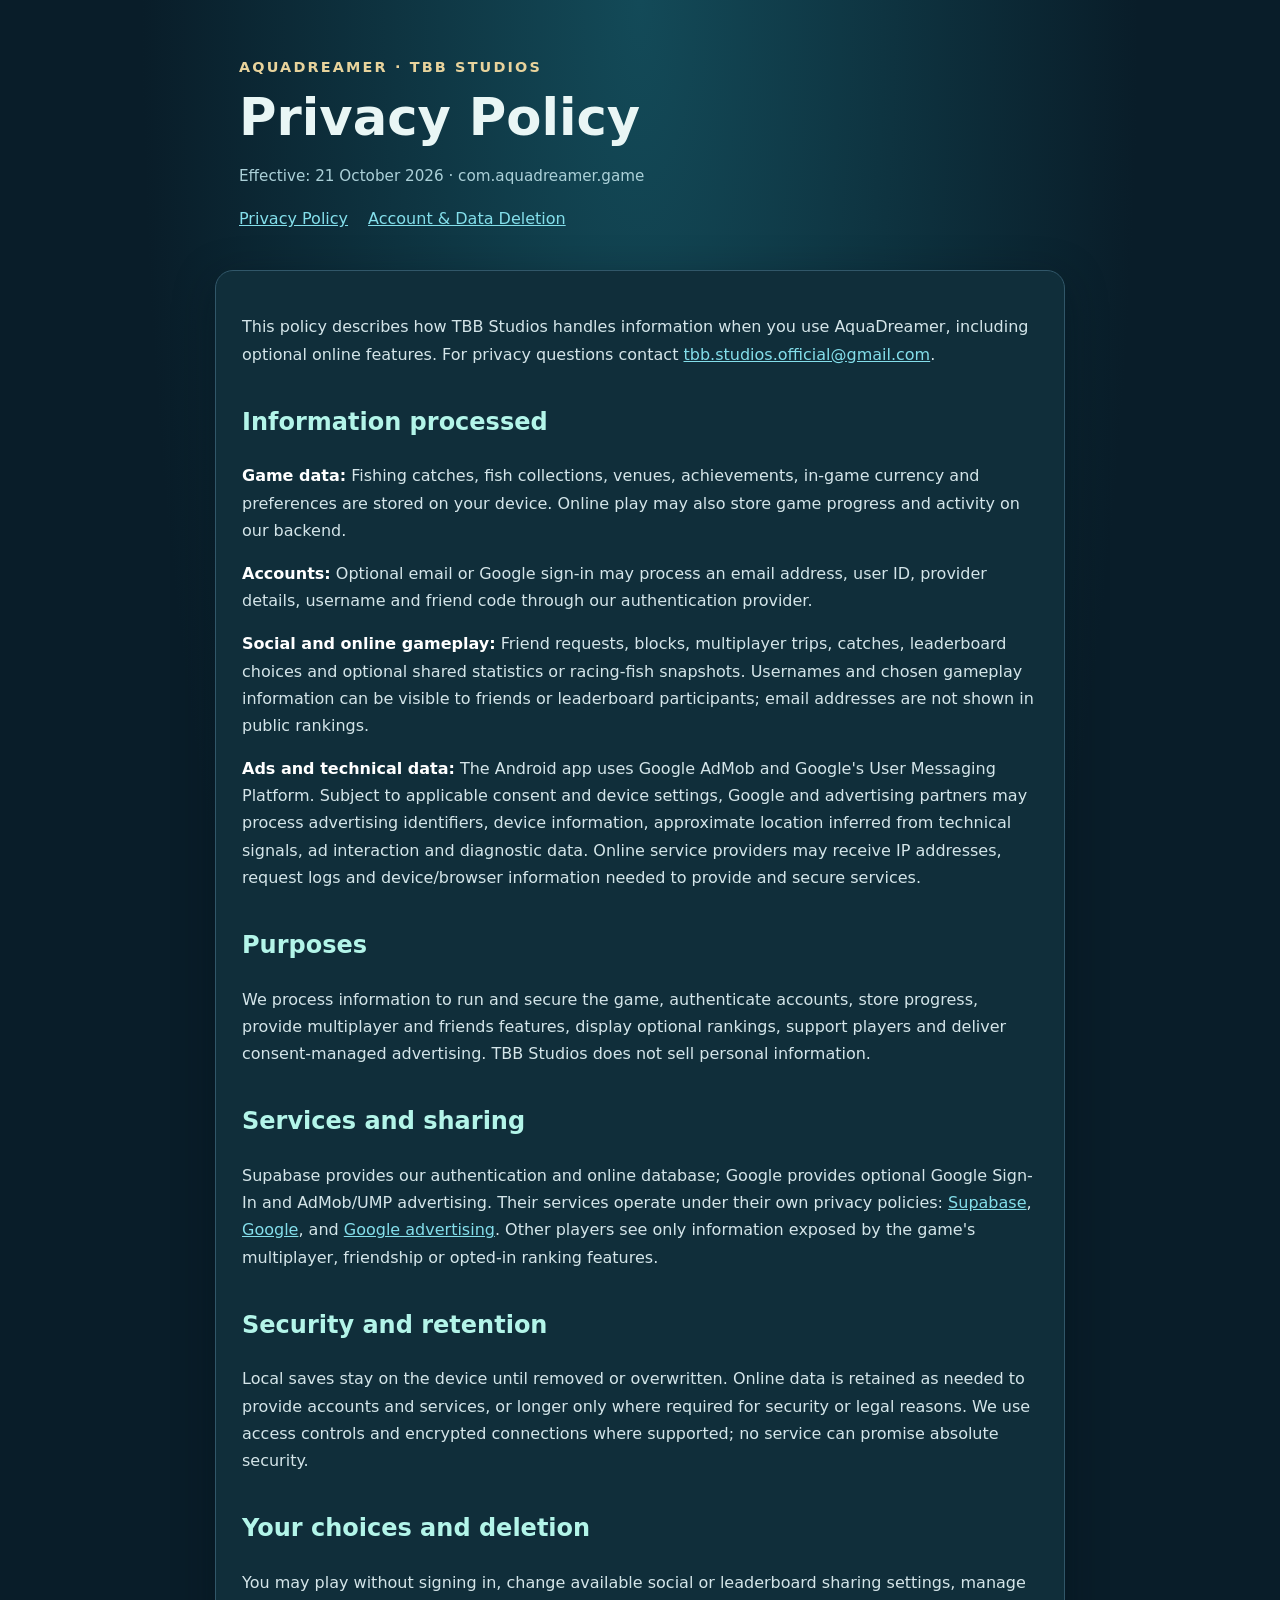
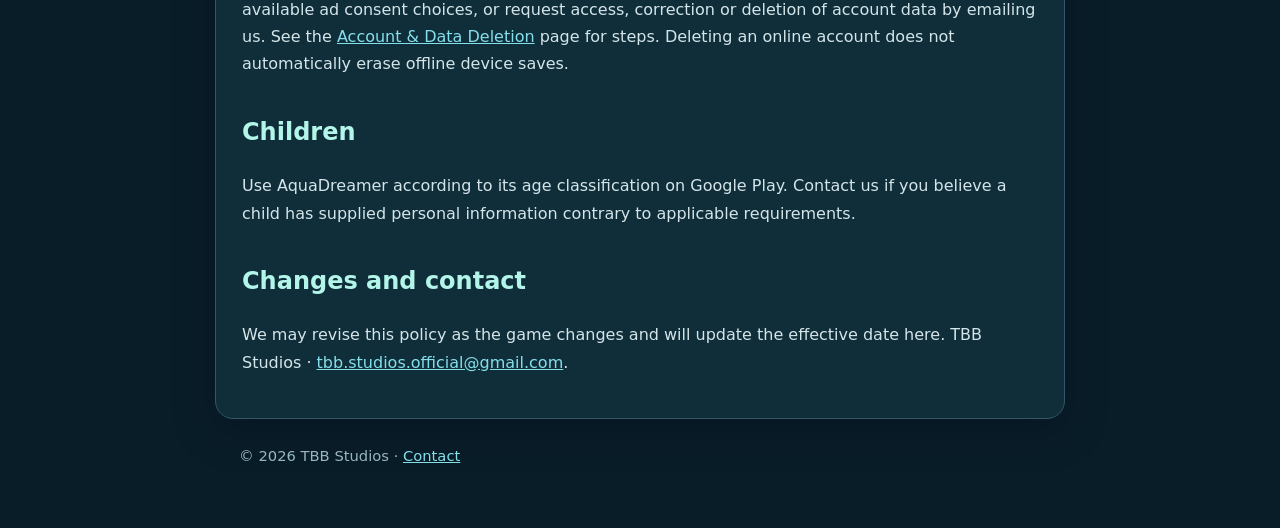
<file: index.html>
<!DOCTYPE html><html lang="en"><head><meta charset="utf-8"><meta name="viewport" content="width=device-width,initial-scale=1"><title>AquaDreamer — Privacy Policy</title><link rel="stylesheet" href="style.css"></head><body><header><div class="brand">AquaDreamer · TBB Studios</div><h1>Privacy Policy</h1><p class="small">Effective: 21 October 2026 · com.aquadreamer.game</p><nav><a href="./">Privacy Policy</a><a href="delete-account.html">Account &amp; Data Deletion</a></nav></header><main class="card"><p>This policy describes how TBB Studios handles information when you use AquaDreamer, including optional online features. For privacy questions contact <a href="mailto:tbb.studios.official@gmail.com">tbb.studios.official@gmail.com</a>.</p><h2>Information processed</h2><p><strong>Game data:</strong> Fishing catches, fish collections, venues, achievements, in-game currency and preferences are stored on your device. Online play may also store game progress and activity on our backend.</p><p><strong>Accounts:</strong> Optional email or Google sign-in may process an email address, user ID, provider details, username and friend code through our authentication provider.</p><p><strong>Social and online gameplay:</strong> Friend requests, blocks, multiplayer trips, catches, leaderboard choices and optional shared statistics or racing-fish snapshots. Usernames and chosen gameplay information can be visible to friends or leaderboard participants; email addresses are not shown in public rankings.</p><p><strong>Ads and technical data:</strong> The Android app uses Google AdMob and Google's User Messaging Platform. Subject to applicable consent and device settings, Google and advertising partners may process advertising identifiers, device information, approximate location inferred from technical signals, ad interaction and diagnostic data. Online service providers may receive IP addresses, request logs and device/browser information needed to provide and secure services.</p><h2>Purposes</h2><p>We process information to run and secure the game, authenticate accounts, store progress, provide multiplayer and friends features, display optional rankings, support players and deliver consent-managed advertising. TBB Studios does not sell personal information.</p><h2>Services and sharing</h2><p>Supabase provides our authentication and online database; Google provides optional Google Sign-In and AdMob/UMP advertising. Their services operate under their own privacy policies: <a href="https://supabase.com/privacy">Supabase</a>, <a href="https://policies.google.com/privacy">Google</a>, and <a href="https://policies.google.com/technologies/ads">Google advertising</a>. Other players see only information exposed by the game's multiplayer, friendship or opted-in ranking features.</p><h2>Security and retention</h2><p>Local saves stay on the device until removed or overwritten. Online data is retained as needed to provide accounts and services, or longer only where required for security or legal reasons. We use access controls and encrypted connections where supported; no service can promise absolute security.</p><h2>Your choices and deletion</h2><p>You may play without signing in, change available social or leaderboard sharing settings, manage available ad consent choices, or request access, correction or deletion of account data by emailing us. See the <a href="delete-account.html">Account &amp; Data Deletion</a> page for steps. Deleting an online account does not automatically erase offline device saves.</p><h2>Children</h2><p>Use AquaDreamer according to its age classification on Google Play. Contact us if you believe a child has supplied personal information contrary to applicable requirements.</p><h2>Changes and contact</h2><p>We may revise this policy as the game changes and will update the effective date here. TBB Studios · <a href="mailto:tbb.studios.official@gmail.com">tbb.studios.official@gmail.com</a>.</p></main><footer>© 2026 TBB Studios · <a href="mailto:tbb.studios.official@gmail.com">Contact</a></footer></body></html>
</file>
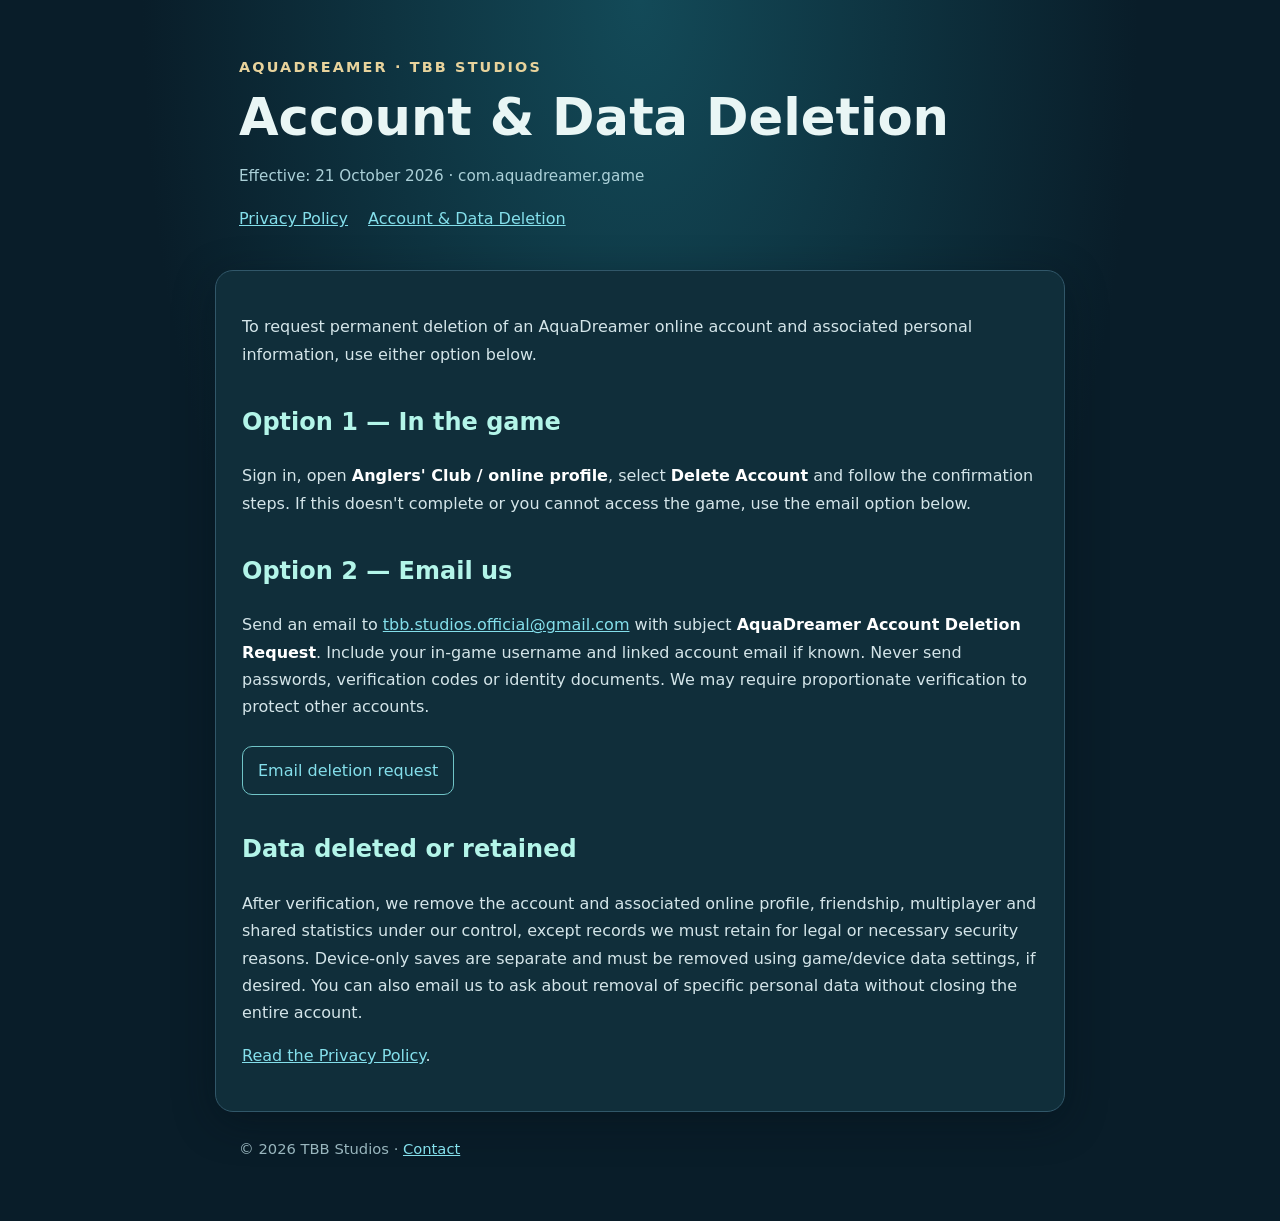
<file: delete-account.html>
<!DOCTYPE html><html lang="en"><head><meta charset="utf-8"><meta name="viewport" content="width=device-width,initial-scale=1"><title>AquaDreamer — Account & Data Deletion</title><link rel="stylesheet" href="style.css"></head><body><header><div class="brand">AquaDreamer · TBB Studios</div><h1>Account & Data Deletion</h1><p class="small">Effective: 21 October 2026 · com.aquadreamer.game</p><nav><a href="./">Privacy Policy</a><a href="delete-account.html">Account &amp; Data Deletion</a></nav></header><main class="card"><p>To request permanent deletion of an AquaDreamer online account and associated personal information, use either option below.</p><h2>Option 1 — In the game</h2><p>Sign in, open <strong>Anglers' Club / online profile</strong>, select <strong>Delete Account</strong> and follow the confirmation steps. If this doesn't complete or you cannot access the game, use the email option below.</p><h2>Option 2 — Email us</h2><p>Send an email to <a href="mailto:tbb.studios.official@gmail.com?subject=AquaDreamer%20Account%20Deletion%20Request">tbb.studios.official@gmail.com</a> with subject <strong>AquaDreamer Account Deletion Request</strong>. Include your in-game username and linked account email if known. Never send passwords, verification codes or identity documents. We may require proportionate verification to protect other accounts.</p><a class="action" href="mailto:tbb.studios.official@gmail.com?subject=AquaDreamer%20Account%20Deletion%20Request">Email deletion request</a><h2>Data deleted or retained</h2><p>After verification, we remove the account and associated online profile, friendship, multiplayer and shared statistics under our control, except records we must retain for legal or necessary security reasons. Device-only saves are separate and must be removed using game/device data settings, if desired. You can also email us to ask about removal of specific personal data without closing the entire account.</p><p><a href="./">Read the Privacy Policy</a>.</p></main><footer>© 2026 TBB Studios · <a href="mailto:tbb.studios.official@gmail.com">Contact</a></footer></body></html>
</file>
<file: style.css>
:root{color-scheme:dark;font-family:system-ui,-apple-system,Segoe UI,Roboto,sans-serif;background:#091d29;color:#e9f6f5}*{box-sizing:border-box}body{margin:0;background:radial-gradient(ellipse at top,#134a58 0%,#091d29 55%);line-height:1.7}header,main,footer{max-width:850px;margin:auto;padding:24px}header{padding-top:55px}h1{font-size:clamp(2rem,5vw,3.2rem);line-height:1.2;margin:8px 0}h2{color:#b3f5e9;margin-top:34px}a{color:#84dfeb}a:hover{color:white}.brand{font-weight:800;letter-spacing:.15em;text-transform:uppercase;color:#e8d39c;font-size:.9rem}.card{background:#102e3a;border:1px solid #315769;border-radius:18px;padding:26px;box-shadow:0 10px 40px #04101766}nav{display:flex;gap:20px;flex-wrap:wrap;margin:14px 0}p,li{color:#d4e5e9}footer{color:#99b6be;font-size:.92rem;padding-bottom:60px}.small{color:#abd0d8;font-size:.95rem}.action{display:inline-block;border-radius:10px;border:1px solid #70c4c7;padding:10px 15px;text-decoration:none;margin-top:10px}strong{color:white}
</file>
